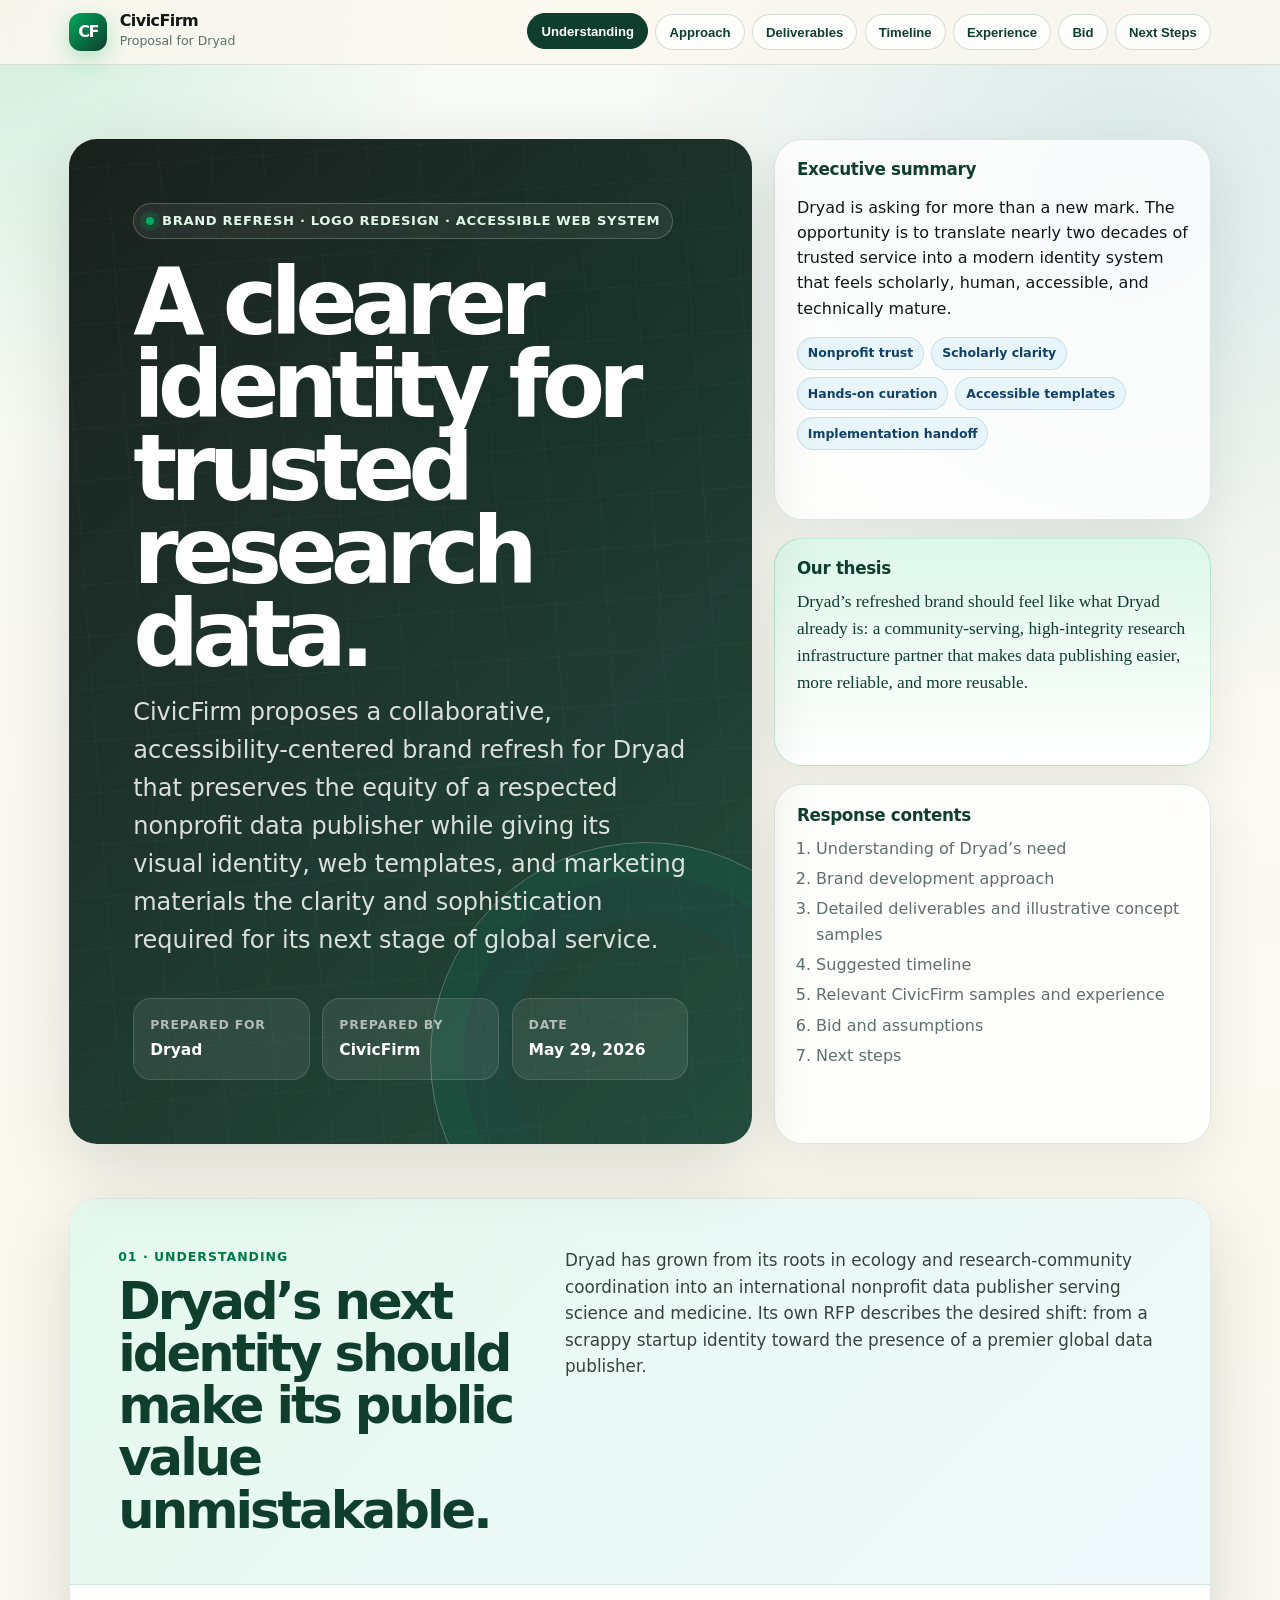
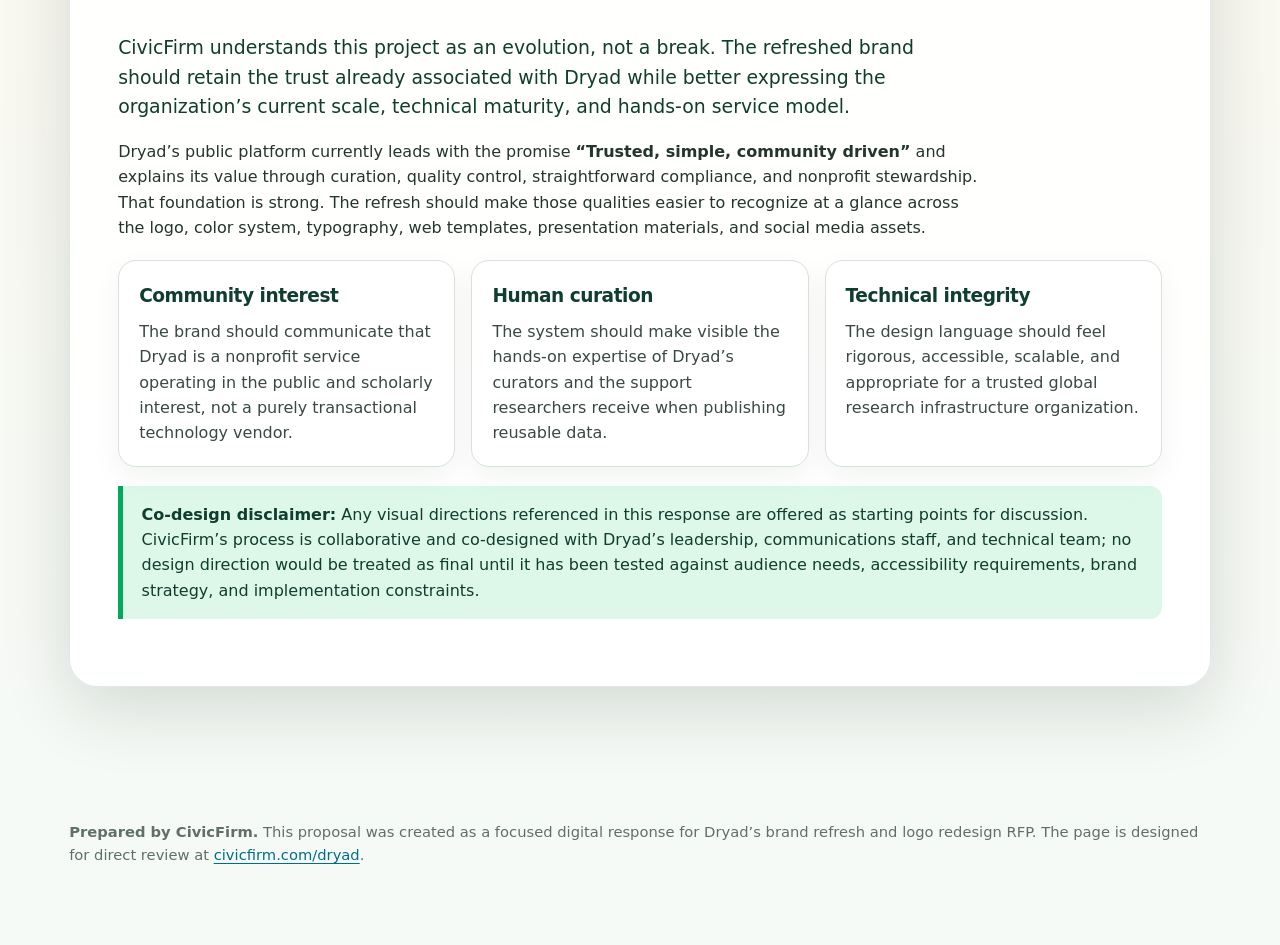
<file: client/public/dryad/index.html>
<!doctype html>
<html lang="en">
<head>
  <meta charset="utf-8" />
  <meta name="viewport" content="width=device-width, initial-scale=1" />
  <title>CivicFirm Proposal for Dryad Brand Refresh and Logo Redesign</title>
  <meta name="description" content="A CivicFirm proposal response to Dryad's request for proposals for a brand refresh, logo redesign, accessible web redesign, and marketing templates." />
  <style>
    :root {
      --ink: #111715;
      --forest: #0f3d2e;
      --green: #00a95c;
      --green-dark: #007a45;
      --teal: #006e87;
      --blue: #113f67;
      --mint: #ddf7e9;
      --sky: #e8f6fb;
      --ivory: #fbf8ef;
      --paper: #ffffff;
      --muted: #5f6f69;
      --line: #d7e2dc;
      --gold: #c99b3f;
      --shadow: 0 22px 70px rgba(8, 31, 24, 0.14);
      --radius-xl: 28px;
      --radius-lg: 18px;
      --radius-md: 12px;
      --max: 1180px;
      --sans: Inter, ui-sans-serif, system-ui, -apple-system, BlinkMacSystemFont, "Segoe UI", Arial, sans-serif;
      --serif: Georgia, "Times New Roman", serif;
    }

    * { box-sizing: border-box; }
    html { scroll-behavior: smooth; }
    body {
      margin: 0;
      color: var(--ink);
      background:
        radial-gradient(circle at top left, rgba(0,169,92,0.16), transparent 28rem),
        radial-gradient(circle at 88% 8%, rgba(0,110,135,0.13), transparent 32rem),
        linear-gradient(180deg, #f8fbf7 0%, var(--ivory) 48%, #f5faf7 100%);
      font-family: var(--sans);
      line-height: 1.58;
    }

    a { color: var(--teal); text-decoration-thickness: 0.08em; text-underline-offset: 0.18em; }
    a:hover { color: var(--green-dark); }
    strong { font-weight: 760; }

    .skip-link {
      position: absolute;
      left: -999px;
      top: 0;
      background: var(--ink);
      color: white;
      padding: 0.8rem 1rem;
      z-index: 1000;
    }
    .skip-link:focus { left: 1rem; top: 1rem; border-radius: 8px; }

    .topbar {
      position: sticky;
      top: 0;
      z-index: 100;
      backdrop-filter: blur(18px);
      background: rgba(251, 248, 239, 0.88);
      border-bottom: 1px solid rgba(15, 61, 46, 0.12);
    }
    .topbar-inner {
      max-width: var(--max);
      margin: 0 auto;
      padding: 0.82rem 1.2rem;
      display: flex;
      justify-content: space-between;
      align-items: center;
      gap: 1rem;
    }
    .brand-lockup {
      display: flex;
      align-items: center;
      gap: 0.78rem;
      min-width: 220px;
    }
    .mark {
      width: 38px;
      height: 38px;
      border-radius: 12px;
      background: linear-gradient(135deg, var(--green), var(--forest));
      display: grid;
      place-items: center;
      color: #fff;
      font-weight: 900;
      letter-spacing: -0.08em;
      box-shadow: 0 8px 22px rgba(0, 169, 92, 0.28);
    }
    .brand-title { font-weight: 850; letter-spacing: -0.035em; line-height: 1; }
    .brand-subtitle { color: var(--muted); font-size: 0.78rem; margin-top: 0.1rem; }
    .nav-buttons {
      display: flex;
      align-items: center;
      justify-content: flex-end;
      gap: 0.45rem;
      flex-wrap: wrap;
    }
    button.tab-button, .print-button, .email-button {
      appearance: none;
      border: 1px solid rgba(15, 61, 46, 0.16);
      border-radius: 999px;
      background: rgba(255,255,255,0.72);
      color: var(--forest);
      font-weight: 720;
      font-size: 0.82rem;
      padding: 0.58rem 0.82rem;
      cursor: pointer;
      transition: 150ms ease;
      text-decoration: none;
      display: inline-flex;
      align-items: center;
      gap: 0.3rem;
    }
    button.tab-button:hover, .print-button:hover, .email-button:hover,
    button.tab-button[aria-selected="true"] {
      background: var(--forest);
      color: white;
      border-color: var(--forest);
      transform: translateY(-1px);
    }
    .email-button { background: var(--green); border-color: var(--green); color: #fff; }

    .hero {
      max-width: var(--max);
      margin: 0 auto;
      padding: 4.6rem 1.2rem 2rem;
    }
    .hero-grid {
      display: grid;
      grid-template-columns: 1.22fr 0.78fr;
      gap: 1.4rem;
      align-items: stretch;
    }
    .hero-card {
      position: relative;
      overflow: hidden;
      border-radius: var(--radius-xl);
      color: white;
      padding: clamp(2rem, 5vw, 4.4rem);
      min-height: 620px;
      background:
        linear-gradient(135deg, rgba(17,23,21,0.96), rgba(15,61,46,0.92)),
        radial-gradient(circle at 74% 20%, rgba(0,169,92,0.38), transparent 20rem);
      box-shadow: var(--shadow);
    }
    .hero-card::before {
      content: "";
      position: absolute;
      inset: -20%;
      opacity: 0.16;
      background-image:
        linear-gradient(rgba(255,255,255,.18) 1px, transparent 1px),
        linear-gradient(90deg, rgba(255,255,255,.18) 1px, transparent 1px);
      background-size: 52px 52px;
      transform: rotate(-4deg);
    }
    .hero-card::after {
      content: "";
      position: absolute;
      right: -110px;
      bottom: -130px;
      width: 430px;
      height: 430px;
      border: 1px solid rgba(221,247,233,0.28);
      border-radius: 50%;
      box-shadow: inset 0 0 0 32px rgba(0,169,92,0.07), inset 0 0 0 76px rgba(0,110,135,0.05);
    }
    .hero-content { position: relative; z-index: 2; }
    .eyebrow {
      display: inline-flex;
      align-items: center;
      gap: 0.5rem;
      padding: 0.42rem 0.74rem;
      border: 1px solid rgba(221,247,233,0.22);
      border-radius: 999px;
      color: #dff7e8;
      background: rgba(255,255,255,0.06);
      font-size: 0.82rem;
      font-weight: 800;
      letter-spacing: 0.05em;
      text-transform: uppercase;
    }
    .eyebrow::before {
      content: "";
      width: 8px;
      height: 8px;
      border-radius: 50%;
      background: var(--green);
      box-shadow: 0 0 0 6px rgba(0,169,92,0.17);
    }
    h1 {
      font-size: clamp(3rem, 7.2vw, 6.6rem);
      line-height: 0.9;
      letter-spacing: -0.075em;
      margin: 1.4rem 0 1.15rem;
      max-width: 900px;
    }
    .lede {
      font-size: clamp(1.12rem, 2vw, 1.5rem);
      max-width: 780px;
      color: rgba(255,255,255,0.84);
      margin: 0 0 2rem;
    }
    .meta-strip {
      display: grid;
      grid-template-columns: repeat(3, minmax(0, 1fr));
      gap: 0.8rem;
      margin-top: 2.4rem;
    }
    .meta-card {
      background: rgba(255,255,255,0.08);
      border: 1px solid rgba(255,255,255,0.13);
      border-radius: 18px;
      padding: 1rem;
    }
    .meta-card span { display: block; color: rgba(255,255,255,0.62); font-size: 0.78rem; text-transform: uppercase; letter-spacing: 0.06em; font-weight: 800; }
    .meta-card strong { display: block; color: white; margin-top: 0.2rem; font-size: 0.97rem; }

    .side-stack { display: grid; gap: 1.1rem; }
    .summary-card, .quote-card, .toc-card {
      border-radius: var(--radius-xl);
      background: rgba(255,255,255,0.8);
      border: 1px solid rgba(15, 61, 46, 0.12);
      box-shadow: 0 18px 52px rgba(8, 31, 24, 0.08);
      padding: 1.35rem;
    }
    .summary-card h2, .quote-card h2, .toc-card h2 { font-size: 1.05rem; margin: 0 0 0.75rem; letter-spacing: -0.02em; }
    .quote-card {
      background: linear-gradient(180deg, var(--mint), #fff);
      border-color: rgba(0,169,92,0.22);
    }
    .quote-card blockquote {
      margin: 0;
      color: var(--forest);
      font-family: var(--serif);
      font-size: 1.08rem;
      line-height: 1.55;
    }
    .pill-list { display: flex; flex-wrap: wrap; gap: 0.45rem; margin-top: 1rem; }
    .pill {
      display: inline-flex;
      border: 1px solid rgba(0, 110, 135, 0.16);
      background: var(--sky);
      color: var(--blue);
      border-radius: 999px;
      padding: 0.35rem 0.62rem;
      font-size: 0.78rem;
      font-weight: 760;
    }
    .toc-card ol { margin: 0; padding-left: 1.2rem; color: var(--muted); }
    .toc-card li { margin: 0.32rem 0; }

    main {
      max-width: var(--max);
      margin: 0 auto;
      padding: 0 1.2rem 4rem;
    }
    .section {
      display: none;
      margin: 1.4rem 0;
      border-radius: var(--radius-xl);
      background: rgba(255,255,255,0.88);
      border: 1px solid rgba(15, 61, 46, 0.12);
      box-shadow: var(--shadow);
      overflow: hidden;
    }
    .section.active, body.show-all .section { display: block; }
    .section-header {
      display: grid;
      grid-template-columns: 0.82fr 1.18fr;
      gap: 2rem;
      padding: clamp(1.7rem, 4vw, 3rem);
      background:
        linear-gradient(135deg, rgba(221,247,233,0.8), rgba(232,246,251,0.64)),
        linear-gradient(180deg, #fff, #fff);
      border-bottom: 1px solid var(--line);
    }
    .section-kicker { color: var(--green-dark); font-weight: 850; text-transform: uppercase; letter-spacing: 0.08em; font-size: 0.78rem; margin-bottom: 0.5rem; }
    h2 {
      font-size: clamp(2rem, 4vw, 3.2rem);
      line-height: 1.02;
      letter-spacing: -0.058em;
      margin: 0;
      color: var(--forest);
    }
    .section-header p { margin: 0; color: #33443d; font-size: 1.05rem; }
    .section-body { padding: clamp(1.5rem, 4vw, 3rem); }
    .prose { max-width: 860px; }
    .prose p { margin: 0 0 1.05rem; color: #24342e; }
    .lead-paragraph { font-size: 1.18rem; color: var(--forest) !important; }

    .grid-2 { display: grid; grid-template-columns: repeat(2, minmax(0, 1fr)); gap: 1rem; }
    .grid-3 { display: grid; grid-template-columns: repeat(3, minmax(0, 1fr)); gap: 1rem; }
    .card {
      border: 1px solid var(--line);
      border-radius: var(--radius-lg);
      background: #fff;
      padding: 1.25rem;
      box-shadow: 0 10px 30px rgba(8, 31, 24, 0.05);
    }
    .card h3 { margin: 0 0 0.55rem; color: var(--forest); letter-spacing: -0.026em; font-size: 1.16rem; }
    .card p { margin: 0; color: #394942; }
    .number {
      width: 34px;
      height: 34px;
      border-radius: 10px;
      display: grid;
      place-items: center;
      color: #fff;
      background: var(--forest);
      font-weight: 880;
      margin-bottom: 0.75rem;
    }
    .phase-card:nth-child(2) .number { background: var(--teal); }
    .phase-card:nth-child(3) .number { background: var(--green-dark); }
    .phase-card:nth-child(4) .number { background: var(--blue); }
    .phase-card:nth-child(5) .number { background: #6d5b1f; }

    table {
      width: 100%;
      border-collapse: collapse;
      overflow: hidden;
      border-radius: var(--radius-lg);
      background: #fff;
      border: 1px solid var(--line);
      box-shadow: 0 10px 30px rgba(8,31,24,.05);
    }
    th, td { text-align: left; vertical-align: top; padding: 1rem; border-bottom: 1px solid var(--line); }
    th { color: var(--forest); background: #eef8f2; font-size: 0.82rem; text-transform: uppercase; letter-spacing: 0.055em; }
    tr:last-child td { border-bottom: none; }
    td { color: #2b3b35; }

    .concept-intro {
      margin-top: 1.4rem;
      padding: 1rem 1.1rem;
      border-left: 5px solid var(--green);
      border-radius: 0 var(--radius-md) var(--radius-md) 0;
      background: linear-gradient(90deg, rgba(221,247,233,0.92), rgba(232,246,251,0.62));
      color: #22332d;
    }
    .concept-gallery {
      display: grid;
      grid-template-columns: repeat(2, minmax(0, 1fr));
      gap: 1rem;
      margin-top: 1.2rem;
    }
    .concept-panel {
      position: relative;
      overflow: hidden;
      border: 1px solid var(--line);
      border-radius: var(--radius-xl);
      background: #fff;
      box-shadow: 0 16px 48px rgba(8,31,24,0.08);
      min-height: 360px;
    }
    .concept-panel.wide { grid-column: 1 / -1; }
    .concept-head {
      padding: 1rem 1.1rem;
      border-bottom: 1px solid var(--line);
      background: linear-gradient(135deg, #f9fffb, #eef8f2);
    }
    .concept-head span {
      display: inline-flex;
      align-items: center;
      border-radius: 999px;
      padding: 0.28rem 0.55rem;
      background: var(--forest);
      color: #fff;
      font-size: 0.68rem;
      text-transform: uppercase;
      letter-spacing: 0.07em;
      font-weight: 850;
      margin-bottom: 0.45rem;
    }
    .concept-head h3 { margin: 0; color: var(--forest); font-size: 1.08rem; letter-spacing: -0.025em; }
    .concept-body { padding: 1.1rem; }
    .logo-samples {
      display: grid;
      grid-template-columns: repeat(3, minmax(0, 1fr));
      gap: 0.8rem;
    }
    .logo-tile {
      border: 1px solid var(--line);
      border-radius: 18px;
      padding: 1rem 0.8rem;
      min-height: 210px;
      display: flex;
      flex-direction: column;
      justify-content: space-between;
      background: linear-gradient(180deg, #fff, #f8fcfa);
    }
    .logo-mark-demo {
      width: 86px;
      height: 86px;
      margin-bottom: 0.8rem;
      border-radius: 26px;
      display: grid;
      place-items: center;
      color: #fff;
      background: radial-gradient(circle at 35% 30%, #39d982, #0f3d2e 68%);
      font-size: 1.8rem;
      font-weight: 950;
      letter-spacing: -0.08em;
      position: relative;
      overflow: hidden;
    }
    .logo-mark-demo::after {
      content: "";
      position: absolute;
      inset: 14px;
      border: 1px solid rgba(255,255,255,0.42);
      border-radius: 50%;
      box-shadow: 18px 4px 0 -12px rgba(255,255,255,0.75), -14px 18px 0 -11px rgba(255,255,255,0.55), 24px 28px 0 -13px rgba(255,255,255,0.65);
    }
    .logo-mark-demo.alt { border-radius: 999px; background: radial-gradient(circle at 30% 30%, #e8f6fb, #006e87 68%); }
    .logo-mark-demo.line { background: #fbf8ef; color: var(--forest); border: 2px solid var(--forest); }
    .logo-tile strong { color: var(--forest); }
    .logo-tile p { margin: 0.35rem 0 0; color: var(--muted); font-size: 0.86rem; }
    .palette-row {
      display: grid;
      grid-template-columns: repeat(5, minmax(0, 1fr));
      gap: 0.7rem;
      margin-bottom: 1rem;
    }
    .swatch {
      min-height: 122px;
      border-radius: 18px;
      padding: 0.7rem;
      color: #fff;
      display: flex;
      flex-direction: column;
      justify-content: flex-end;
      box-shadow: inset 0 0 0 1px rgba(255,255,255,0.22);
      font-size: 0.76rem;
      font-weight: 760;
    }
    .swatch small { opacity: 0.82; font-weight: 650; }
    .type-demo {
      border: 1px solid var(--line);
      border-radius: 18px;
      padding: 1rem;
      background: #fbfefa;
    }
    .type-demo .display { font-size: clamp(2rem, 4vw, 4rem); line-height: 0.92; letter-spacing: -0.075em; color: var(--forest); font-weight: 900; margin-bottom: 0.7rem; }
    .type-demo .body { max-width: 700px; color: #33443d; }
    .web-mock {
      border: 1px solid #cfe0d7;
      border-radius: 22px;
      overflow: hidden;
      background: #fff;
      box-shadow: 0 12px 36px rgba(8,31,24,0.08);
    }
    .browser-bar {
      height: 38px;
      background: #eef4f0;
      border-bottom: 1px solid #d6e5dd;
      display: flex;
      align-items: center;
      gap: 0.35rem;
      padding: 0 0.9rem;
    }
    .browser-dot { width: 9px; height: 9px; border-radius: 50%; background: #b7c7bf; }
    .mock-hero {
      display: grid;
      grid-template-columns: 0.95fr 1.05fr;
      min-height: 330px;
    }
    .mock-left {
      padding: 1.4rem;
      background: linear-gradient(135deg, #0f3d2e, #113f67);
      color: #fff;
      position: relative;
      overflow: hidden;
    }
    .mock-left::after {
      content: "";
      position: absolute;
      right: -50px;
      bottom: -50px;
      width: 170px;
      height: 170px;
      border: 1px solid rgba(255,255,255,0.2);
      border-radius: 50%;
      box-shadow: inset 0 0 0 28px rgba(0,169,92,0.14);
    }
    .mock-left h4 { font-size: 2.1rem; line-height: 0.95; letter-spacing: -0.06em; margin: 2rem 0 0.6rem; max-width: 360px; }
    .mock-left p { color: rgba(255,255,255,0.82); margin: 0; max-width: 360px; }
    .mock-right { padding: 1.2rem; background: #f8fcfa; }
    .mock-search { background: white; border: 1px solid #d5e4dc; border-radius: 999px; padding: 0.72rem 0.9rem; color: #587067; margin-bottom: 1rem; }
    .mock-card { background: white; border: 1px solid #dbe8e1; border-radius: 16px; padding: 0.9rem; margin-bottom: 0.7rem; }
    .mock-card strong { color: var(--forest); display: block; }
    .mock-card span { color: var(--muted); font-size: 0.85rem; }
    .marketing-mocks {
      display: grid;
      grid-template-columns: 0.92fr 1.08fr;
      gap: 1rem;
      align-items: stretch;
    }
    .social-card {
      border-radius: 26px;
      min-height: 360px;
      background:
        radial-gradient(circle at 83% 15%, rgba(0,169,92,0.28), transparent 9rem),
        linear-gradient(135deg, #0f3d2e, #111715);
      color: white;
      padding: 1.4rem;
      display: flex;
      flex-direction: column;
      justify-content: space-between;
      overflow: hidden;
      position: relative;
    }
    .social-card::after { content: ""; position: absolute; inset: auto -80px -80px auto; width: 220px; height: 220px; border-radius: 50%; border: 1px solid rgba(255,255,255,0.25); }
    .social-card h4 { font-size: 2.6rem; line-height: 0.9; letter-spacing: -0.07em; margin: 0; position: relative; z-index: 1; }
    .social-card p { color: rgba(255,255,255,0.78); max-width: 310px; position: relative; z-index: 1; }
    .slide-card {
      border: 1px solid var(--line);
      border-radius: 24px;
      background: #fff;
      padding: 1.2rem;
      min-height: 360px;
      display: grid;
      grid-template-rows: auto 1fr auto;
      gap: 1rem;
    }
    .slide-title { font-size: 2.1rem; line-height: 1; letter-spacing: -0.06em; color: var(--forest); font-weight: 900; max-width: 450px; }
    .slide-chart { display: grid; grid-template-columns: repeat(4, 1fr); align-items: end; gap: 0.55rem; min-height: 150px; padding: 0.8rem; background: #f4faf7; border-radius: 18px; }
    .bar { border-radius: 999px 999px 6px 6px; background: linear-gradient(180deg, #00a95c, #006e87); min-height: 46px; }
    .asset-caption { margin: 0.75rem 0 0; color: var(--muted); font-size: 0.88rem; }

    .sample-grid {
      display: grid;
      grid-template-columns: repeat(5, minmax(0, 1fr));
      gap: 0.9rem;
      margin-top: 1.25rem;
    }
    .sample-card {
      border: 1px solid var(--line);
      border-radius: var(--radius-lg);
      background: linear-gradient(180deg, #fff, #f8fcfa);
      padding: 1rem;
      box-shadow: 0 10px 30px rgba(8, 31, 24, 0.05);
      display: flex;
      flex-direction: column;
      gap: 0.55rem;
      min-height: 260px;
    }
    .sample-tag {
      color: var(--green-dark);
      background: var(--mint);
      border: 1px solid rgba(0,169,92,0.18);
      border-radius: 999px;
      padding: 0.28rem 0.52rem;
      font-size: 0.68rem;
      font-weight: 850;
      letter-spacing: 0.055em;
      text-transform: uppercase;
      align-self: flex-start;
    }
    .sample-card h3 { margin: 0; color: var(--forest); letter-spacing: -0.03em; font-size: 1.08rem; }
    .sample-card p { margin: 0; color: #3a4b44; font-size: 0.92rem; }
    .sample-card .relevance { margin-top: auto; padding-top: 0.75rem; border-top: 1px solid var(--line); color: var(--blue); }

    .timeline {
      position: relative;
      display: grid;
      gap: 0.75rem;
    }
    .timeline-item {
      display: grid;
      grid-template-columns: 150px 1fr;
      gap: 1rem;
      align-items: start;
      padding: 1rem;
      border: 1px solid var(--line);
      border-radius: var(--radius-lg);
      background: #fff;
    }
    .week {
      color: var(--green-dark);
      font-weight: 850;
      text-transform: uppercase;
      letter-spacing: 0.06em;
      font-size: 0.82rem;
    }
    .timeline-item h3 { margin: 0 0 0.2rem; font-size: 1.04rem; color: var(--forest); }
    .timeline-item p { margin: 0; color: #43544d; }

    .investment {
      display: grid;
      grid-template-columns: 0.9fr 1.1fr;
      gap: 1rem;
      align-items: stretch;
    }
    .price-card {
      border-radius: var(--radius-xl);
      background: linear-gradient(135deg, var(--forest), #061b14);
      color: #fff;
      padding: 2rem;
      position: relative;
      overflow: hidden;
    }
    .price-card::after {
      content: "";
      position: absolute;
      right: -90px;
      top: -90px;
      width: 230px;
      height: 230px;
      border-radius: 50%;
      background: rgba(0,169,92,0.2);
    }
    .price-label { color: rgba(255,255,255,.65); text-transform: uppercase; letter-spacing: .08em; font-weight: 850; font-size: .78rem; }
    .price { font-size: clamp(3rem, 7vw, 5.3rem); letter-spacing: -0.08em; font-weight: 900; line-height: .9; margin: 0.65rem 0; }
    .price-card p { color: rgba(255,255,255,.82); margin: 0; }

    .note {
      border-left: 5px solid var(--green);
      background: var(--mint);
      padding: 1rem 1.15rem;
      border-radius: 0 var(--radius-md) var(--radius-md) 0;
      color: var(--forest);
      margin: 1.2rem 0;
    }
    .fineprint { color: var(--muted); font-size: 0.9rem; }
    .source-list { font-size: 0.92rem; color: var(--muted); }
    .source-list li { margin-bottom: 0.4rem; }

    .closing {
      border-radius: var(--radius-xl);
      padding: clamp(2rem, 5vw, 4rem);
      background: linear-gradient(135deg, #fff, var(--mint));
      border: 1px solid rgba(0,169,92,.18);
    }
    .closing h2 { max-width: 760px; }
    .contact-box {
      display: grid;
      grid-template-columns: repeat(3, minmax(0, 1fr));
      gap: 0.9rem;
      margin-top: 1.4rem;
    }
    .contact-box .card { min-height: 118px; }

    .footer {
      max-width: var(--max);
      margin: 0 auto;
      padding: 2rem 1.2rem 4rem;
      color: var(--muted);
      font-size: 0.92rem;
    }

    .show-all-toggle {
      position: fixed;
      right: 1.2rem;
      bottom: 1.2rem;
      z-index: 90;
      border: none;
      background: var(--green);
      color: #fff;
      border-radius: 999px;
      padding: 0.82rem 1rem;
      font-weight: 850;
      box-shadow: 0 14px 34px rgba(0,169,92,0.32);
      cursor: pointer;
    }

    @media (max-width: 980px) {
      .hero-grid, .section-header, .grid-2, .grid-3, .concept-gallery, .logo-samples, .palette-row, .mock-hero, .marketing-mocks, .sample-grid, .investment { grid-template-columns: 1fr; }
      .hero-card { min-height: auto; }
      .topbar-inner { align-items: flex-start; flex-direction: column; }
      .nav-buttons { justify-content: flex-start; }
      .meta-strip { grid-template-columns: 1fr; }
      .timeline-item { grid-template-columns: 1fr; }
      .contact-box { grid-template-columns: 1fr; }
    }

    @media print {
      body { background: #fff; color: #000; }
      .topbar, .show-all-toggle, .skip-link { display: none !important; }
      .hero { padding-top: 0; }
      .hero-grid, .section-header, .grid-2, .grid-3, .concept-gallery, .logo-samples, .palette-row, .mock-hero, .marketing-mocks, .sample-grid, .investment, .contact-box { grid-template-columns: 1fr; }
      .hero-card, .section, .card, table, .summary-card, .quote-card, .toc-card { box-shadow: none; }
      .section { display: block !important; break-inside: avoid; margin: 1rem 0; }
      .hero-card { min-height: auto; color: #000; background: #fff; border: 1px solid #ddd; }
      .hero-card::before, .hero-card::after { display: none; }
      .lede, .meta-card strong, .meta-card span { color: #000; }
      .meta-card { border: 1px solid #ddd; background: #fff; }
      a { color: #000; text-decoration: underline; }
    }
  </style>
</head>
<body>
  <a class="skip-link" href="#proposal">Skip to proposal content</a>

  <header class="topbar" aria-label="Proposal navigation">
    <div class="topbar-inner">
      <div class="brand-lockup" aria-label="CivicFirm proposal brand">
        <div class="mark" aria-hidden="true">CF</div>
        <div>
          <div class="brand-title">CivicFirm</div>
          <div class="brand-subtitle">Proposal for Dryad</div>
        </div>
      </div>
      <nav class="nav-buttons" aria-label="Proposal sections" role="tablist">
        <button class="tab-button" role="tab" aria-selected="true" data-target="understanding">Understanding</button>
        <button class="tab-button" role="tab" aria-selected="false" data-target="approach">Approach</button>
        <button class="tab-button" role="tab" aria-selected="false" data-target="deliverables">Deliverables</button>
        <button class="tab-button" role="tab" aria-selected="false" data-target="timeline">Timeline</button>
        <button class="tab-button" role="tab" aria-selected="false" data-target="experience">Experience</button>
        <button class="tab-button" role="tab" aria-selected="false" data-target="investment">Bid</button>
        <button class="tab-button" role="tab" aria-selected="false" data-target="next">Next Steps</button>
      </nav>
    </div>
  </header>

  <section class="hero" aria-labelledby="proposal-title">
    <div class="hero-grid">
      <div class="hero-card">
        <div class="hero-content">
          <div class="eyebrow">Brand Refresh · Logo Redesign · Accessible Web System</div>
          <h1 id="proposal-title">A clearer identity for trusted research data.</h1>
          <p class="lede">CivicFirm proposes a collaborative, accessibility-centered brand refresh for Dryad that preserves the equity of a respected nonprofit data publisher while giving its visual identity, web templates, and marketing materials the clarity and sophistication required for its next stage of global service.</p>
          <div class="meta-strip" aria-label="Proposal summary details">
            <div class="meta-card"><span>Prepared for</span><strong>Dryad</strong></div>
            <div class="meta-card"><span>Prepared by</span><strong>CivicFirm</strong></div>
            <div class="meta-card"><span>Date</span><strong>May 29, 2026</strong></div>
          </div>
        </div>
      </div>
      <aside class="side-stack" aria-label="Proposal summary">
        <div class="summary-card">
          <h2>Executive summary</h2>
          <p>Dryad is asking for more than a new mark. The opportunity is to translate nearly two decades of trusted service into a modern identity system that feels scholarly, human, accessible, and technically mature.</p>
          <div class="pill-list" aria-label="Proposal themes">
            <span class="pill">Nonprofit trust</span>
            <span class="pill">Scholarly clarity</span>
            <span class="pill">Hands-on curation</span>
            <span class="pill">Accessible templates</span>
            <span class="pill">Implementation handoff</span>
          </div>
        </div>
        <div class="quote-card">
          <h2>Our thesis</h2>
          <blockquote>Dryad’s refreshed brand should feel like what Dryad already is: a community-serving, high-integrity research infrastructure partner that makes data publishing easier, more reliable, and more reusable.</blockquote>
        </div>
        <div class="toc-card">
          <h2>Response contents</h2>
          <ol>
            <li>Understanding of Dryad’s need</li>
            <li>Brand development approach</li>
            <li>Detailed deliverables and illustrative concept samples</li>
            <li>Suggested timeline</li>
            <li>Relevant CivicFirm samples and experience</li>
            <li>Bid and assumptions</li>
            <li>Next steps</li>
          </ol>
        </div>
      </aside>
    </div>
  </section>

  <main id="proposal">
    <section class="section active" id="understanding" role="tabpanel" aria-labelledby="understanding-label">
      <div class="section-header">
        <div>
          <div class="section-kicker" id="understanding-label">01 · Understanding</div>
          <h2>Dryad’s next identity should make its public value unmistakable.</h2>
        </div>
        <p>Dryad has grown from its roots in ecology and research-community coordination into an international nonprofit data publisher serving science and medicine. Its own RFP describes the desired shift: from a scrappy startup identity toward the presence of a premier global data publisher.</p>
      </div>
      <div class="section-body">
        <div class="prose">
          <p class="lead-paragraph">CivicFirm understands this project as an evolution, not a break. The refreshed brand should retain the trust already associated with Dryad while better expressing the organization’s current scale, technical maturity, and hands-on service model.</p>
          <p>Dryad’s public platform currently leads with the promise <strong>“Trusted, simple, community driven”</strong> and explains its value through curation, quality control, straightforward compliance, and nonprofit stewardship. That foundation is strong. The refresh should make those qualities easier to recognize at a glance across the logo, color system, typography, web templates, presentation materials, and social media assets.</p>
        </div>
        <div class="grid-3" style="margin-top:1.25rem;">
          <div class="card"><h3>Community interest</h3><p>The brand should communicate that Dryad is a nonprofit service operating in the public and scholarly interest, not a purely transactional technology vendor.</p></div>
          <div class="card"><h3>Human curation</h3><p>The system should make visible the hands-on expertise of Dryad’s curators and the support researchers receive when publishing reusable data.</p></div>
          <div class="card"><h3>Technical integrity</h3><p>The design language should feel rigorous, accessible, scalable, and appropriate for a trusted global research infrastructure organization.</p></div>
        </div>
        <div class="note"><strong>Co-design disclaimer:</strong> Any visual directions referenced in this response are offered as starting points for discussion. CivicFirm’s process is collaborative and co-designed with Dryad’s leadership, communications staff, and technical team; no design direction would be treated as final until it has been tested against audience needs, accessibility requirements, brand strategy, and implementation constraints.</div>
      </div>
    </section>

    <section class="section" id="approach" role="tabpanel" aria-labelledby="approach-label">
      <div class="section-header">
        <div>
          <div class="section-kicker" id="approach-label">02 · Approach</div>
          <h2>A structured process that turns strategy into implementation-ready design.</h2>
        </div>
        <p>Our approach is designed for stakeholder review, technical handoff, and accessibility from the beginning. Each phase produces usable artifacts and clear decision points so Dryad’s team can move confidently from discovery to implementation.</p>
      </div>
      <div class="section-body">
        <div class="grid-3">
          <div class="card phase-card"><div class="number">1</div><h3>Discovery and alignment</h3><p>We begin with a focused kickoff, stakeholder conversations, review of existing brand and website assets, audience mapping, and a shared definition of what the refreshed identity must accomplish.</p></div>
          <div class="card phase-card"><div class="number">2</div><h3>Brand strategy foundation</h3><p>We translate findings into a practical brand brief covering positioning, tone, visual principles, accessibility considerations, and criteria for evaluating creative directions.</p></div>
          <div class="card phase-card"><div class="number">3</div><h3>Logo and identity exploration</h3><p>We develop two to three concept routes for Dryad’s logo, color palette, typography, and graphic language, then refine the selected direction into a complete core identity system.</p></div>
          <div class="card phase-card"><div class="number">4</div><h3>Accessible web template design</h3><p>We design implementation-ready page templates for priority content types, with responsive behavior, component notes, accessibility guidance, and collaboration with Dryad’s in-house technical team.</p></div>
          <div class="card phase-card"><div class="number">5</div><h3>Marketing templates and handoff</h3><p>We create presentation and social media templates, finalize brand guidance, package source files, and support a handoff session so Dryad can implement and extend the system internally.</p></div>
        </div>
      </div>
    </section>

    <section class="section" id="deliverables" role="tabpanel" aria-labelledby="deliverables-label">
      <div class="section-header">
        <div>
          <div class="section-kicker" id="deliverables-label">03 · Deliverables</div>
          <h2>The work will cover identity, web templates, marketing templates, and handoff.</h2>
        </div>
        <p>The proposed deliverables are mapped directly to Dryad’s RFP scope: core brand elements, accessible web redesign templates, and marketing materials in the same visual system.</p>
      </div>
      <div class="section-body">
        <table aria-label="Proposed deliverables">
          <thead><tr><th>Area</th><th>Included deliverables</th><th>Purpose</th></tr></thead>
          <tbody>
            <tr><td><strong>Core brand identity</strong></td><td>Updated logo system, logo lockups, color palette, typography recommendations, graphic motif direction, accessibility notes, and concise brand usage guidance.</td><td>Establish a recognizable identity that balances Dryad’s nonprofit roots, scholarly credibility, and technical sophistication.</td></tr>
            <tr><td><strong>Accessible web redesign</strong></td><td>Homepage direction, dataset/search experience direction, about or partner page template, help/resource page template, news/article template, general content page template, mobile responsive states, and component annotations.</td><td>Give Dryad’s in-house team practical, implementation-ready design guidance for priority page types.</td></tr>
            <tr><td><strong>Marketing templates</strong></td><td>Presentation deck cover and content slides, social media announcement cards, and reusable visual style guidance for future communications.</td><td>Help Dryad launch and maintain the refreshed brand consistently across outreach channels.</td></tr>
            <tr><td><strong>Technical handoff</strong></td><td>Organized source files, export-ready assets, design tokens where appropriate, accessibility notes, implementation meeting, and one post-handoff QA review cycle.</td><td>Support a smooth transition from design approval to internal implementation without unnecessary ambiguity.</td></tr>
          </tbody>
        </table>
        <div class="concept-intro"><strong>Illustrative samples of requested deliverables:</strong> The following concept samples are included to show the type of thinking CivicFirm would bring to the logo, brand system, accessible web templates, and marketing materials Dryad requested. These are intentionally preliminary, not final design recommendations; the actual creative direction would be co-designed with Dryad after discovery, stakeholder input, accessibility review, and technical implementation planning.</div>
        <div class="concept-gallery" aria-label="Illustrative sample concepts for Dryad requested deliverables">
          <article class="concept-panel wide">
            <div class="concept-head"><span>Logo system sample</span><h3>Three early identity directions to explore, not final marks.</h3></div>
            <div class="concept-body">
              <div class="logo-samples">
                <div class="logo-tile"><div><div class="logo-mark-demo">d</div><strong>Rooted data</strong><p>A refined evolution of Dryad’s tree/data-dot equity, connecting growth, stewardship, and reusable data.</p></div></div>
                <div class="logo-tile"><div><div class="logo-mark-demo alt">D</div><strong>Global repository</strong><p>A circular mark suggesting a trusted international network for research data across disciplines.</p></div></div>
                <div class="logo-tile"><div><div class="logo-mark-demo line">dy</div><strong>Scholarly utility</strong><p>A restrained typographic route emphasizing credibility, clarity, and a mature nonprofit infrastructure presence.</p></div></div>
              </div>
              <p class="asset-caption">A full engagement would test logo concepts at favicon size, header lockup size, slide-title size, and against accessibility and contrast requirements.</p>
            </div>
          </article>
          <article class="concept-panel">
            <div class="concept-head"><span>Color and type sample</span><h3>A palette that keeps trust, science, and service in balance.</h3></div>
            <div class="concept-body">
              <div class="palette-row" aria-label="Sample Dryad palette">
                <div class="swatch" style="background:#0f3d2e;">Forest Trust<small>#0F3D2E</small></div>
                <div class="swatch" style="background:#006e87;">Data Teal<small>#006E87</small></div>
                <div class="swatch" style="background:#00a95c;">Curation Green<small>#00A95C</small></div>
                <div class="swatch" style="background:#113f67;">Scholarly Blue<small>#113F67</small></div>
                <div class="swatch" style="background:#c99b3f; color:#111715;">Warm Signal<small>#C99B3F</small></div>
              </div>
              <div class="type-demo"><div class="display">Trusted, simple, community driven.</div><div class="body">Sample typography direction: a contemporary, highly legible sans serif for interface clarity paired with generous spacing, strong hierarchy, and accessible contrast.</div></div>
            </div>
          </article>
          <article class="concept-panel">
            <div class="concept-head"><span>Accessible web sample</span><h3>Homepage and search-first platform direction.</h3></div>
            <div class="concept-body">
              <div class="web-mock" aria-label="Sample Dryad website template concept">
                <div class="browser-bar"><span class="browser-dot"></span><span class="browser-dot"></span><span class="browser-dot"></span></div>
                <div class="mock-hero">
                  <div class="mock-left"><small>Dryad Data Platform</small><h4>Publish research data with confidence.</h4><p>Human curation, clear compliance, and reusable datasets for science and medicine.</p></div>
                  <div class="mock-right"><div class="mock-search">Search datasets, authors, institutions, or DOI</div><div class="mock-card"><strong>Submit data</strong><span>Guided workflow for researchers</span></div><div class="mock-card"><strong>Review and curate</strong><span>Quality control with expert support</span></div><div class="mock-card"><strong>Cite and reuse</strong><span>Persistent identifiers and clear metadata</span></div></div>
                </div>
              </div>
              <p class="asset-caption">This sample shows the kind of template language CivicFirm would refine for Dryad’s homepage, dataset/search, resource, and content pages.</p>
            </div>
          </article>
          <article class="concept-panel wide">
            <div class="concept-head"><span>Marketing template samples</span><h3>Launch-ready social and presentation directions in the same system.</h3></div>
            <div class="concept-body">
              <div class="marketing-mocks">
                <div class="social-card"><div><small>Dryad Data</small><h4>Research data that is easier to publish, cite, and reuse.</h4></div><p>Sample social announcement card for a brand refresh or curator-led data publishing campaign.</p></div>
                <div class="slide-card"><div class="slide-title">A premier nonprofit data publisher for science and medicine.</div><div class="slide-chart"><div class="bar" style="height:45%;"></div><div class="bar" style="height:72%;"></div><div class="bar" style="height:58%;"></div><div class="bar" style="height:86%;"></div></div><p class="asset-caption">Sample slide direction: clear headline, calm data-forward visual system, strong contrast, and modular components for Dryad’s staff to reuse.</p></div>
              </div>
            </div>
          </article>
        </div>
      </div>
    </section>

    <section class="section" id="timeline" role="tabpanel" aria-labelledby="timeline-label">
      <div class="section-header">
        <div>
          <div class="section-kicker" id="timeline-label">04 · Suggested timeline</div>
          <h2>A focused 6-week engagement with momentum from day one.</h2>
        </div>
        <p>CivicFirm can turn this work around quickly while protecting the strategy, accessibility, and stakeholder clarity the assignment deserves. This schedule assumes timely access to existing brand materials, priority stakeholders, technical context, and consolidated feedback at each review milestone.</p>
      </div>
      <div class="section-body">
        <div class="timeline" aria-label="Suggested project timeline">
          <div class="timeline-item"><div class="week">Week 1</div><div><h3>Kickoff, discovery, and decision alignment</h3><p>Confirm audiences, brand goals, decision process, accessibility expectations, technical constraints, and the creative criteria that will guide the redesign.</p></div></div>
          <div class="timeline-item"><div class="week">Week 2</div><div><h3>Brand strategy and first visual directions</h3><p>Deliver a concise brand brief and initial identity territories so Dryad can react early, align quickly, and avoid unnecessary late-stage churn.</p></div></div>
          <div class="timeline-item"><div class="week">Weeks 3–4</div><div><h3>Logo, visual system, and priority web direction</h3><p>Present and refine the selected identity route, including logo, color, typography, accessible web template direction, and high-priority usage examples.</p></div></div>
          <div class="timeline-item"><div class="week">Week 5</div><div><h3>Marketing and presentation templates</h3><p>Develop social, presentation, and communications templates aligned with the approved identity so the new brand can be used immediately.</p></div></div>
          <div class="timeline-item"><div class="week">Week 6</div><div><h3>Final handoff and implementation support</h3><p>Package source files, brand guidance, export-ready assets, and web handoff notes, then conduct a walkthrough with Dryad’s team.</p></div></div>
        </div>
      </div>
    </section>

    <section class="section" id="experience" role="tabpanel" aria-labelledby="experience-label">
      <div class="section-header">
        <div>
          <div class="section-kicker" id="experience-label">05 · Relevant experience</div>
          <h2>CivicFirm is built for organizations whose work matters to communities.</h2>
        </div>
        <p>CivicFirm’s work focuses on accessible, compliant, thoughtfully designed websites and digital systems for governments, nonprofits, public-good organizations, and community-serving institutions. Dryad can review selected public work on <a href="https://civicfirm.com/#work">civicfirm.com</a>. We would also be happy to walk the selection team through additional branding, identity, campaign, and visual-system work we have completed for civic and public-good organizations, including examples that are not fully represented in the public portfolio.</p>
      </div>
      <div class="section-body">
        <div class="grid-2">
          <div class="card"><h3>Accessibility and compliance fluency</h3><p>CivicFirm’s services emphasize custom accessible websites built to WCAG 2.1 AA, ADA Title II, and Section 508-aligned expectations. For Dryad, that means accessibility is not a late-stage checklist; it is part of design strategy, color decisions, typography, templates, and handoff documentation.</p></div>
          <div class="card"><h3>Public-good and nonprofit context</h3><p>CivicFirm is accustomed to work that must satisfy multiple stakeholders, procurement expectations, public trust, and long-term maintainability. That is a strong fit for a nonprofit research data publisher with communications, leadership, and technical stakeholders.</p></div>
          <div class="card"><h3>Brand and content strategy</h3><p>The proposed work draws on CivicFirm’s service offering in brand and content strategy: developing voice, visual language, and information architecture that clearly communicate mission and public value.</p></div>
          <div class="card"><h3>Implementation-aware design</h3><p>Because Dryad’s in-house team will implement the live site, our work will prioritize practical file organization, responsive templates, reusable components, and clear design notes rather than abstract presentation-only visuals.</p></div>
        </div>
        <div class="note"><strong>Relevant samples and walkthrough available:</strong> Dryad asked for relevant samples as part of the proposal. The five examples below are visible through CivicFirm’s public website and show work connected to research communication, accessible platforms, nonprofit outreach, and public-good digital systems. Because some of our most relevant branding work is better explained through before-and-after context, rationale, and implementation details, CivicFirm would also be glad to walk Dryad through additional identity and branding examples in a short review call.</div>
        <div class="sample-grid" aria-label="Relevant CivicFirm sample work">
          <article class="sample-card">
            <span class="sample-tag">Research & data governance</span>
            <h3>Research Circle</h3>
            <p><strong>Knowledge mobilization platform.</strong> Digital infrastructure for community-led research, data sovereignty, and accessible knowledge sharing.</p>
            <p class="relevance"><strong>Why it matters for Dryad:</strong> Closely aligned with research communication, data stewardship, audience trust, and accessible knowledge-sharing systems.</p>
          </article>
          <article class="sample-card">
            <span class="sample-tag">Health equity & AI research</span>
            <h3>Kinship AI</h3>
            <p><strong>Indigenous-led health AI research hub.</strong> A research platform co-designing equitable AI-enabled healthcare systems through Indigenous-led, community-grounded participatory approaches and cross-cultural collaboration.</p>
            <p class="relevance"><strong>Why it matters for Dryad:</strong> Demonstrates sensitive communication for complex research, emerging technology, institutional credibility, and community-centered governance.</p>
          </article>
          <article class="sample-card">
            <span class="sample-tag">Public health & wellness</span>
            <h3>EagleFeather</h3>
            <p><strong>National health resource directory.</strong> A searchable, WCAG-compliant health directory serving communities across all 13 provinces and territories.</p>
            <p class="relevance"><strong>Why it matters for Dryad:</strong> Relevant to searchable information architecture, accessible design, national-scale service delivery, and user guidance.</p>
          </article>
          <article class="sample-card">
            <span class="sample-tag">K–12 & early education</span>
            <h3>Tucson Tots</h3>
            <p><strong>Family enrollment and outreach platform.</strong> A standards-compliant website for a licensed early learning institution, built to drive enrollment, communicate with families, and meet district accessibility requirements.</p>
            <p class="relevance"><strong>Why it matters for Dryad:</strong> Shows CivicFirm’s ability to make institutional services clear, trustworthy, accessible, and action-oriented for nontechnical users.</p>
          </article>
          <article class="sample-card">
            <span class="sample-tag">Nonprofit & community media</span>
            <h3>Visio</h3>
            <p><strong>Community media production hub.</strong> A multi-format media platform supporting public outreach, grant reporting, and community storytelling.</p>
            <p class="relevance"><strong>Why it matters for Dryad:</strong> Relevant to brand storytelling, reusable communications templates, social content, and public-facing nonprofit outreach.</p>
          </article>
        </div>
        <table style="margin-top:1.25rem;" aria-label="Sample relevance summary">
          <thead><tr><th>Sample</th><th>Most relevant Dryad need</th><th>Review link</th></tr></thead>
          <tbody>
            <tr><td><strong>Research Circle</strong></td><td>Research and data governance communication; accessible knowledge sharing.</td><td><a href="https://civicfirm.com/#work">View on CivicFirm</a></td></tr>
            <tr><td><strong>Kinship AI</strong></td><td>Research-sector credibility, sensitive technology communication, and community-grounded process.</td><td><a href="https://civicfirm.com/#work">View on CivicFirm</a></td></tr>
            <tr><td><strong>EagleFeather</strong></td><td>Searchable resource design, WCAG-compliant user pathways, and public health information access.</td><td><a href="https://civicfirm.com/#work">View on CivicFirm</a></td></tr>
            <tr><td><strong>Tucson Tots</strong></td><td>Accessible institutional service design and clear user conversion paths.</td><td><a href="https://civicfirm.com/#work">View on CivicFirm</a></td></tr>
            <tr><td><strong>Visio</strong></td><td>Nonprofit storytelling, public outreach, and reusable media communication systems.</td><td><a href="https://civicfirm.com/#work">View on CivicFirm</a></td></tr>
          </tbody>
        </table>
        <p class="fineprint" style="margin-top:1rem;">All listed samples are drawn from CivicFirm’s public work section at civicfirm.com. We can provide a live walkthrough of additional branding, logo, campaign, and visual-system examples if Dryad would like to review deeper creative work before selection.</p>
      </div>
    </section>

    <section class="section" id="investment" role="tabpanel" aria-labelledby="investment-label">
      <div class="section-header">
        <div>
          <div class="section-kicker" id="investment-label">06 · Bid</div>
          <h2>A fixed-fee engagement for a complete brand and template system.</h2>
        </div>
        <p>The bid below is calibrated to be practical for a nonprofit brand refresh while still giving the work enough strategy, design exploration, accessibility review, and implementation handoff time to be done well. It can be adjusted if Dryad would like to expand or reduce the number of templates, concept rounds, or post-handoff support.</p>
      </div>
      <div class="section-body">
        <div class="investment">
          <div class="price-card">
            <div class="price-label">Proposed fixed fee</div>
            <div class="price">$16,500</div>
            <p>USD, inclusive of discovery, brand identity direction, logo refinement, accessible web template design direction, marketing and presentation templates, source files, and handoff support as described in this proposal.</p><p class="fineprint" style="margin-top:0.75rem;">This figure is intentionally calibrated for Dryad’s role as a public-benefit open-science infrastructure organization: competitive enough to respect the project’s budget reality, while still protecting the strategy, accessibility, and design quality needed for a brand system that will represent Dryad well.</p>
          </div>
          <div class="card">
            <h3>Included assumptions</h3>
            <p>The bid assumes one kickoff meeting, up to four stakeholder working sessions, two to three initial identity directions, one selected direction for refinement, the web and marketing templates listed above, two consolidated feedback rounds per major phase, organized design source files, one implementation-oriented handoff meeting, and one post-handoff QA review cycle.</p>
            <div class="note"><strong>Optional support:</strong> Post-project support, additional templates, implementation QA, or ongoing brand governance can be provided under a separate monthly support agreement or hourly authorization.</div>
            <p class="fineprint">This proposal is valid for 30 days. CivicFirm can move quickly after selection and is prepared to begin as soon as Dryad is ready to provide kickoff materials and decision-maker availability.</p>
          </div>
        </div>
      </div>
    </section>

    <section class="section" id="next" role="tabpanel" aria-labelledby="next-label">
      <div class="section-header">
        <div>
          <div class="section-kicker" id="next-label">07 · Next steps</div>
          <h2>We would welcome the opportunity to help Dryad express its next chapter.</h2>
        </div>
        <p>CivicFirm is ready to begin with a focused discovery process and a practical, collaborative plan that supports Dryad’s leadership, communications staff, and in-house technical team.</p>
      </div>
      <div class="section-body">
        <div class="closing">
          <h2>Thank you for considering CivicFirm.</h2>
          <p class="lead-paragraph">Dryad’s work advances the availability and reuse of research data. CivicFirm’s role would be to make that value easier to see, easier to trust, and easier to carry consistently across the public-facing moments where researchers, institutions, publishers, societies, funders, and partners encounter the Dryad brand.</p>
          <div class="contact-box" aria-label="Contact details">
            <div class="card"><h3>Primary contact</h3><p><strong>CivicFirm Team</strong><br />CivicFirm<br /><a href="mailto:info@civicfirm.com">info@civicfirm.com</a></p></div>
            <div class="card"><h3>Website</h3><p><a href="https://civicfirm.com/">civicfirm.com</a><br />Accessible web design for organizations that matter.</p></div>
            <div class="card"><h3>Submission</h3><p>Prepared for email submission to <a href="mailto:partnerships@dryad.org">partnerships@dryad.org</a>.</p></div>
          </div>
        </div>
      </div>
    </section>

    <section class="section" id="references" role="tabpanel" aria-labelledby="references-label">
      <div class="section-header">
        <div>
          <div class="section-kicker" id="references-label">References</div>
          <h2>Sources reviewed</h2>
        </div>
        <p>This proposal was prepared from Dryad’s public RFP, Dryad’s current platform language, and CivicFirm’s public website positioning.</p>
      </div>
      <div class="section-body">
        <ol class="source-list">
          <li><a href="https://blog.datadryad.org/2026/05/05/request-for-proposals-brand-refresh-and-logo-redesign/">Dryad news: Request for proposals: Brand refresh and logo redesign</a>.</li>
          <li><a href="https://datadryad.org/">Dryad: Publish and preserve your data</a>.</li>
          <li><a href="https://civicfirm.com/">CivicFirm: Accessible Websites for Public Organizations</a>.</li>
        </ol>
      </div>
    </section>
  </main>


  <footer class="footer">
    <p><strong>Prepared by CivicFirm.</strong> This proposal was created as a focused digital response for Dryad’s brand refresh and logo redesign RFP. The page is designed for direct review at <a href="https://civicfirm.com/dryad">civicfirm.com/dryad</a>.</p>
  </footer>

  <script>
    const buttons = Array.from(document.querySelectorAll('.tab-button'));
    const sections = Array.from(document.querySelectorAll('.section'));

    function showSection(id) {
      document.body.classList.remove('show-all');
      sections.forEach(section => section.classList.toggle('active', section.id === id));
      buttons.forEach(button => button.setAttribute('aria-selected', button.dataset.target === id ? 'true' : 'false'));
      const target = document.getElementById(id);
      if (target) target.scrollIntoView({ behavior: 'smooth', block: 'start' });
    }

    buttons.forEach(button => {
      button.addEventListener('click', () => showSection(button.dataset.target));
    });

  </script>
</body>
</html>
</file>
